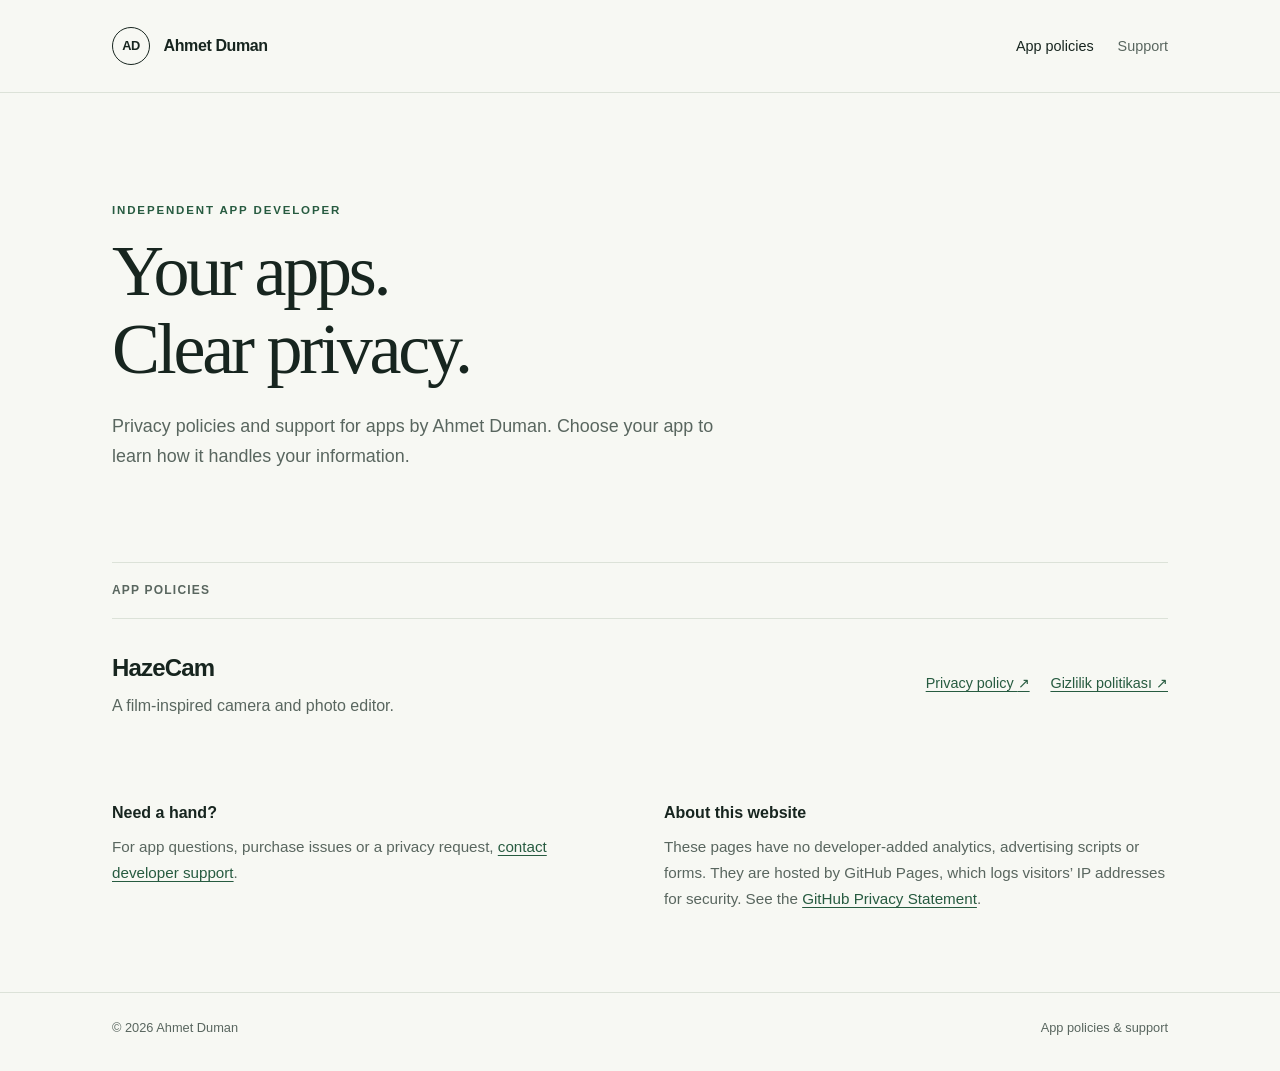
<file: docs/index.html>
<!doctype html>
<html lang="en">
<head>
  <meta charset="utf-8">
  <meta name="viewport" content="width=device-width, initial-scale=1">
  <meta name="description" content="Privacy policies and support for apps developed by Ahmet Duman.">
  <title>App policies &amp; support — Ahmet Duman</title>
  <link rel="canonical" href="https://ahmwtdmn.github.io/app-policies/">
  <link rel="stylesheet" href="assets/site.css">
</head>
<body>
  <a class="skip" href="#main">Skip to content</a>
  <header class="site-header">
    <div class="shell header-inner">
      <a class="brand" href="./"><span class="monogram" aria-hidden="true">AD</span>Ahmet Duman</a>
      <nav class="site-nav" aria-label="Main navigation"><a href="#apps" aria-current="page">App policies</a><a href="support/">Support</a></nav>
    </div>
  </header>
  <main class="shell" id="main">
    <section class="hero">
      <p class="eyebrow">Independent app developer</p>
      <h1>Your apps.<br>Clear privacy.</h1>
      <p class="lead">Privacy policies and support for apps by Ahmet Duman. Choose your app to learn how it handles your information.</p>
    </section>
    <section class="directory" id="apps" aria-labelledby="apps-heading">
      <h2 class="directory-heading" id="apps-heading">App policies</h2>
      <article class="app-row">
        <div><h2>HazeCam</h2><p>A film-inspired camera and photo editor.</p></div>
        <div class="app-links"><a href="hazecam/privacy/">Privacy policy <span aria-hidden="true">↗</span></a><a href="hazecam/privacy/tr/" lang="tr">Gizlilik politikası <span aria-hidden="true">↗</span></a></div>
      </article>
    </section>
    <div class="info-strip">
      <section><h2>Need a hand?</h2><p>For app questions, purchase issues or a privacy request, <a href="support/">contact developer support</a>.</p></section>
      <section id="website-privacy"><h2>About this website</h2><p>These pages have no developer-added analytics, advertising scripts or forms. They are hosted by GitHub Pages, which logs visitors’ IP addresses for security. See the <a href="https://docs.github.com/en/site-policy/privacy-policies/github-general-privacy-statement">GitHub Privacy Statement</a>.</p></section>
    </div>
  </main>
  <footer class="site-footer"><div class="shell footer-inner"><p>© 2026 Ahmet Duman</p><p>App policies &amp; support</p></div></footer>
</body>
</html>
</file>
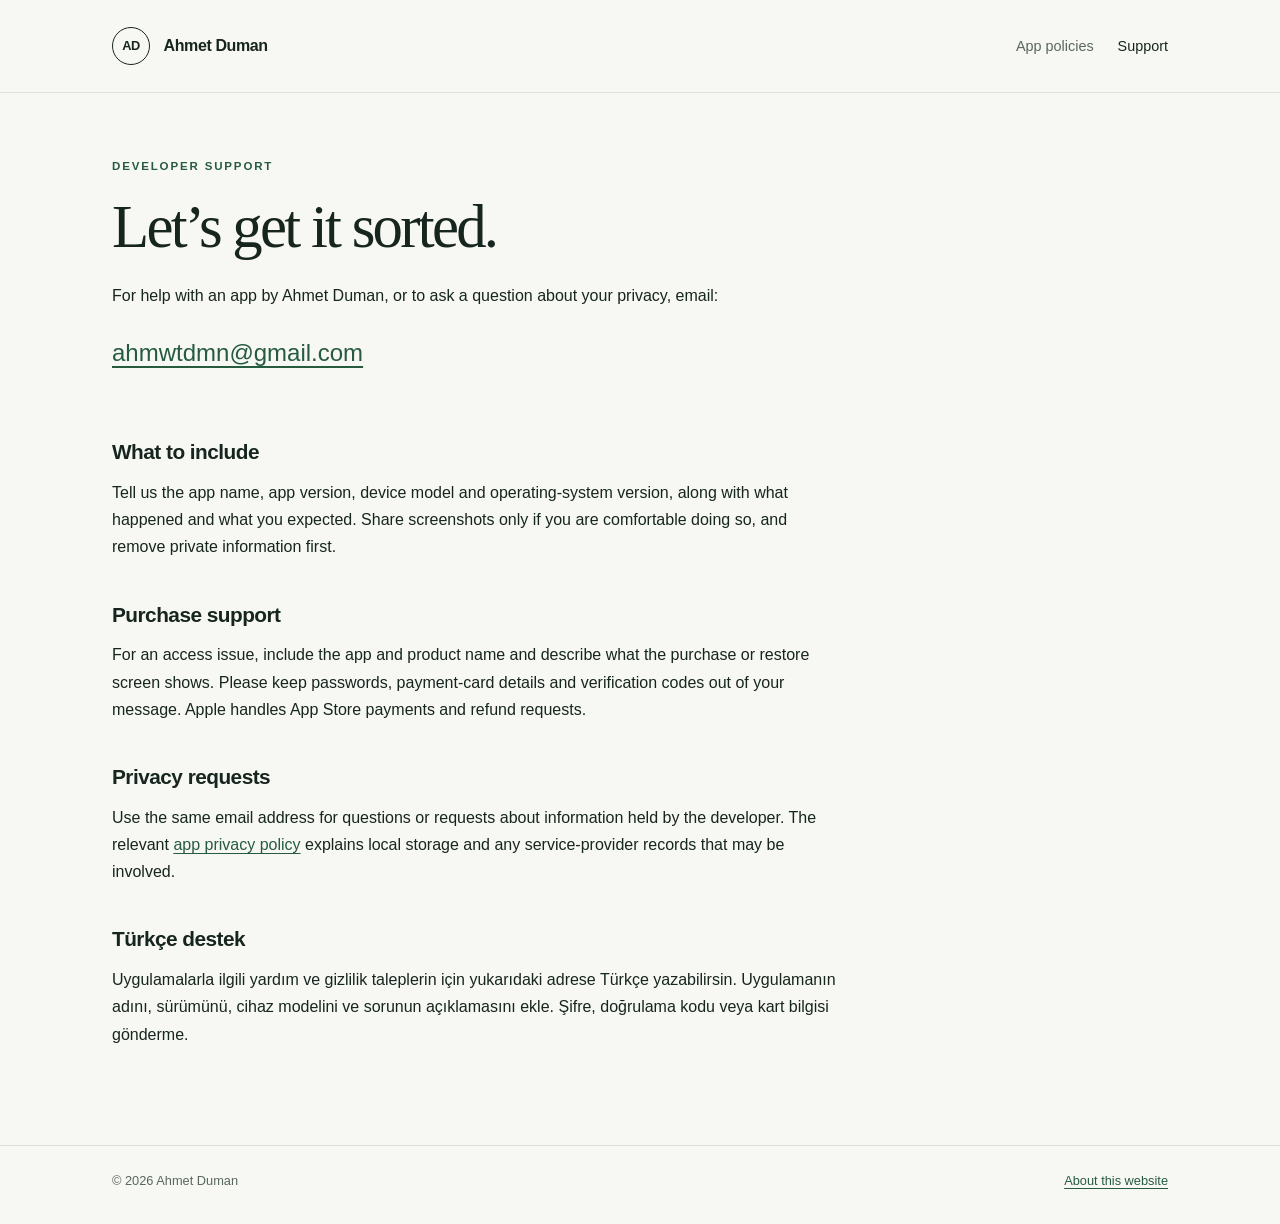
<file: docs/support/index.html>
<!doctype html>
<html lang="en">
<head>
  <meta charset="utf-8">
  <meta name="viewport" content="width=device-width, initial-scale=1">
  <meta name="description" content="Contact Ahmet Duman for app support and privacy requests.">
  <title>Support — Ahmet Duman</title>
  <link rel="canonical" href="https://ahmwtdmn.github.io/app-policies/support/">
  <link rel="stylesheet" href="../assets/site.css">
</head>
<body>
  <a class="skip" href="#main">Skip to content</a>
  <header class="site-header"><div class="shell header-inner"><a class="brand" href="../"><span class="monogram" aria-hidden="true">AD</span>Ahmet Duman</a><nav class="site-nav" aria-label="Main navigation"><a href="../#apps">App policies</a><a href="./" aria-current="page">Support</a></nav></div></header>
  <main class="shell" id="main">
    <article class="support prose">
      <p class="eyebrow">Developer support</p>
      <h1>Let’s get it sorted.</h1>
      <p>For help with an app by Ahmet Duman, or to ask a question about your privacy, email:</p>
      <a class="contact-link" href="mailto:ahmwtdmn@gmail.com">ahmwtdmn@gmail.com</a>
      <h2>What to include</h2>
      <p>Tell us the app name, app version, device model and operating-system version, along with what happened and what you expected. Share screenshots only if you are comfortable doing so, and remove private information first.</p>
      <h2>Purchase support</h2>
      <p>For an access issue, include the app and product name and describe what the purchase or restore screen shows. Please keep passwords, payment-card details and verification codes out of your message. Apple handles App Store payments and refund requests.</p>
      <h2>Privacy requests</h2>
      <p>Use the same email address for questions or requests about information held by the developer. The relevant <a href="../#apps">app privacy policy</a> explains local storage and any service-provider records that may be involved.</p>
      <h2 lang="tr">Türkçe destek</h2>
      <p lang="tr">Uygulamalarla ilgili yardım ve gizlilik taleplerin için yukarıdaki adrese Türkçe yazabilirsin. Uygulamanın adını, sürümünü, cihaz modelini ve sorunun açıklamasını ekle. Şifre, doğrulama kodu veya kart bilgisi gönderme.</p>
    </article>
  </main>
  <footer class="site-footer"><div class="shell footer-inner"><p>© 2026 Ahmet Duman</p><a href="../#website-privacy">About this website</a></div></footer>
</body>
</html>
</file>
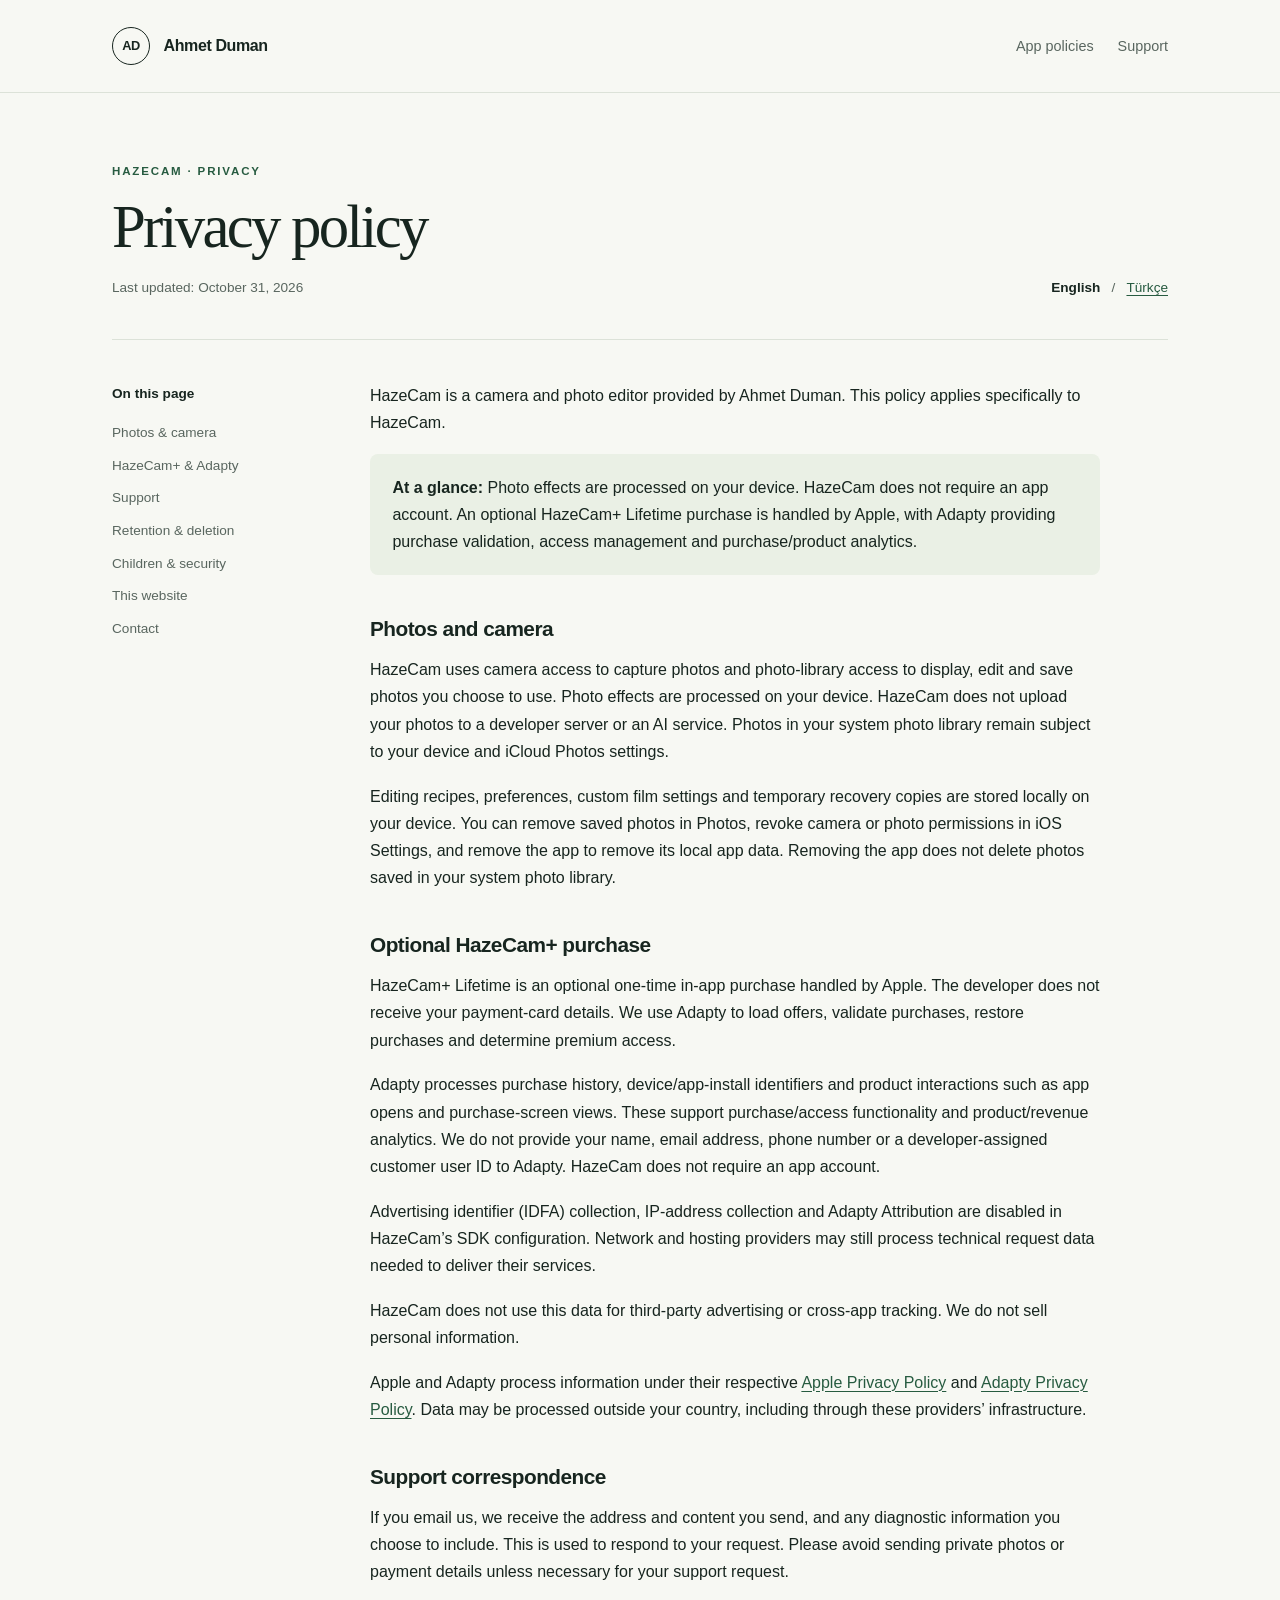
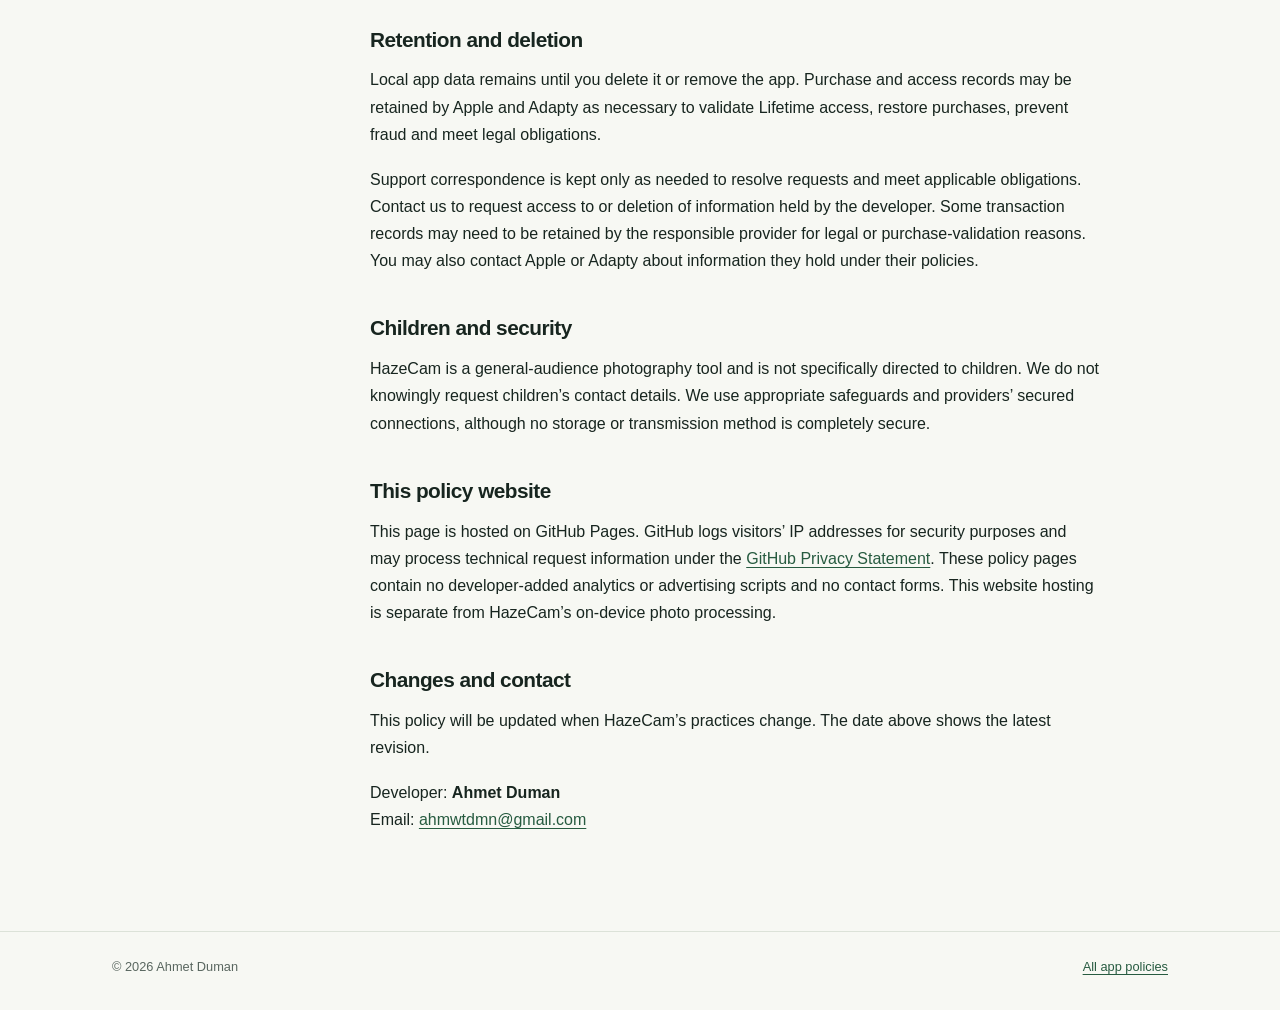
<file: docs/hazecam/privacy/index.html>
<!doctype html>
<html lang="en">
<head>
  <meta charset="utf-8">
  <meta name="viewport" content="width=device-width, initial-scale=1">
  <meta name="description" content="How HazeCam handles camera access, photos, local editing data and optional HazeCam+ purchases.">
  <title>HazeCam Privacy Policy — Ahmet Duman</title>
  <link rel="canonical" href="https://ahmwtdmn.github.io/app-policies/hazecam/privacy/">
  <link rel="alternate" hreflang="en" href="https://ahmwtdmn.github.io/app-policies/hazecam/privacy/">
  <link rel="alternate" hreflang="tr" href="https://ahmwtdmn.github.io/app-policies/hazecam/privacy/tr/">
  <link rel="stylesheet" href="../../assets/site.css">
</head>
<body>
  <a class="skip" href="#main">Skip to content</a>
  <header class="site-header"><div class="shell header-inner"><a class="brand" href="../../"><span class="monogram" aria-hidden="true">AD</span>Ahmet Duman</a><nav class="site-nav" aria-label="Main navigation"><a href="../../#apps">App policies</a><a href="../../support/">Support</a></nav></div></header>
  <main class="shell" id="main">
    <header class="document-head">
      <p class="eyebrow">HazeCam · Privacy</p>
      <h1>Privacy policy</h1>
      <div class="document-meta"><p>Last updated: <time datetime="2026-10-31">October 31, 2026</time></p><nav class="language" aria-label="Policy language"><a href="./" aria-current="page" lang="en">English</a><span aria-hidden="true">/</span><a href="tr/" lang="tr">Türkçe</a></nav></div>
    </header>
    <div class="document-layout">
      <nav class="toc" aria-label="On this page"><p>On this page</p><a href="#photos">Photos &amp; camera</a><a href="#purchases">HazeCam+ &amp; Adapty</a><a href="#support">Support</a><a href="#retention">Retention &amp; deletion</a><a href="#children">Children &amp; security</a><a href="#website">This website</a><a href="#contact">Contact</a></nav>
      <article class="prose">
        <p>HazeCam is a camera and photo editor provided by Ahmet Duman. This policy applies specifically to HazeCam.</p>
        <div class="summary"><p><strong>At a glance:</strong> Photo effects are processed on your device. HazeCam does not require an app account. An optional HazeCam+ Lifetime purchase is handled by Apple, with Adapty providing purchase validation, access management and purchase/product analytics.</p></div>
        <h2 id="photos">Photos and camera</h2>
        <p>HazeCam uses camera access to capture photos and photo-library access to display, edit and save photos you choose to use. Photo effects are processed on your device. HazeCam does not upload your photos to a developer server or an AI service. Photos in your system photo library remain subject to your device and iCloud Photos settings.</p>
        <p>Editing recipes, preferences, custom film settings and temporary recovery copies are stored locally on your device. You can remove saved photos in Photos, revoke camera or photo permissions in iOS Settings, and remove the app to remove its local app data. Removing the app does not delete photos saved in your system photo library.</p>
        <h2 id="purchases">Optional HazeCam+ purchase</h2>
        <p>HazeCam+ Lifetime is an optional one-time in-app purchase handled by Apple. The developer does not receive your payment-card details. We use Adapty to load offers, validate purchases, restore purchases and determine premium access.</p>
        <p>Adapty processes purchase history, device/app-install identifiers and product interactions such as app opens and purchase-screen views. These support purchase/access functionality and product/revenue analytics. We do not provide your name, email address, phone number or a developer-assigned customer user ID to Adapty. HazeCam does not require an app account.</p>
        <p>Advertising identifier (IDFA) collection, IP-address collection and Adapty Attribution are disabled in HazeCam’s SDK configuration. Network and hosting providers may still process technical request data needed to deliver their services.</p>
        <p>HazeCam does not use this data for third-party advertising or cross-app tracking. We do not sell personal information.</p>
        <p>Apple and Adapty process information under their respective <a href="https://www.apple.com/legal/privacy/">Apple Privacy Policy</a> and <a href="https://adapty.io/privacy/">Adapty Privacy Policy</a>. Data may be processed outside your country, including through these providers’ infrastructure.</p>
        <h2 id="support">Support correspondence</h2>
        <p>If you email us, we receive the address and content you send, and any diagnostic information you choose to include. This is used to respond to your request. Please avoid sending private photos or payment details unless necessary for your support request.</p>
        <h2 id="retention">Retention and deletion</h2>
        <p>Local app data remains until you delete it or remove the app. Purchase and access records may be retained by Apple and Adapty as necessary to validate Lifetime access, restore purchases, prevent fraud and meet legal obligations.</p>
        <p>Support correspondence is kept only as needed to resolve requests and meet applicable obligations. Contact us to request access to or deletion of information held by the developer. Some transaction records may need to be retained by the responsible provider for legal or purchase-validation reasons. You may also contact Apple or Adapty about information they hold under their policies.</p>
        <h2 id="children">Children and security</h2>
        <p>HazeCam is a general-audience photography tool and is not specifically directed to children. We do not knowingly request children’s contact details. We use appropriate safeguards and providers’ secured connections, although no storage or transmission method is completely secure.</p>
        <h2 id="website">This policy website</h2>
        <p>This page is hosted on GitHub Pages. GitHub logs visitors’ IP addresses for security purposes and may process technical request information under the <a href="https://docs.github.com/en/site-policy/privacy-policies/github-general-privacy-statement">GitHub Privacy Statement</a>. These policy pages contain no developer-added analytics or advertising scripts and no contact forms. This website hosting is separate from HazeCam’s on-device photo processing.</p>
        <h2 id="contact">Changes and contact</h2>
        <p>This policy will be updated when HazeCam’s practices change. The date above shows the latest revision.</p>
        <p>Developer: <strong>Ahmet Duman</strong><br>Email: <a href="mailto:ahmwtdmn@gmail.com">ahmwtdmn@gmail.com</a></p>
      </article>
    </div>
  </main>
  <footer class="site-footer"><div class="shell footer-inner"><p>© 2026 Ahmet Duman</p><a href="../../">All app policies</a></div></footer>
</body>
</html>
</file>
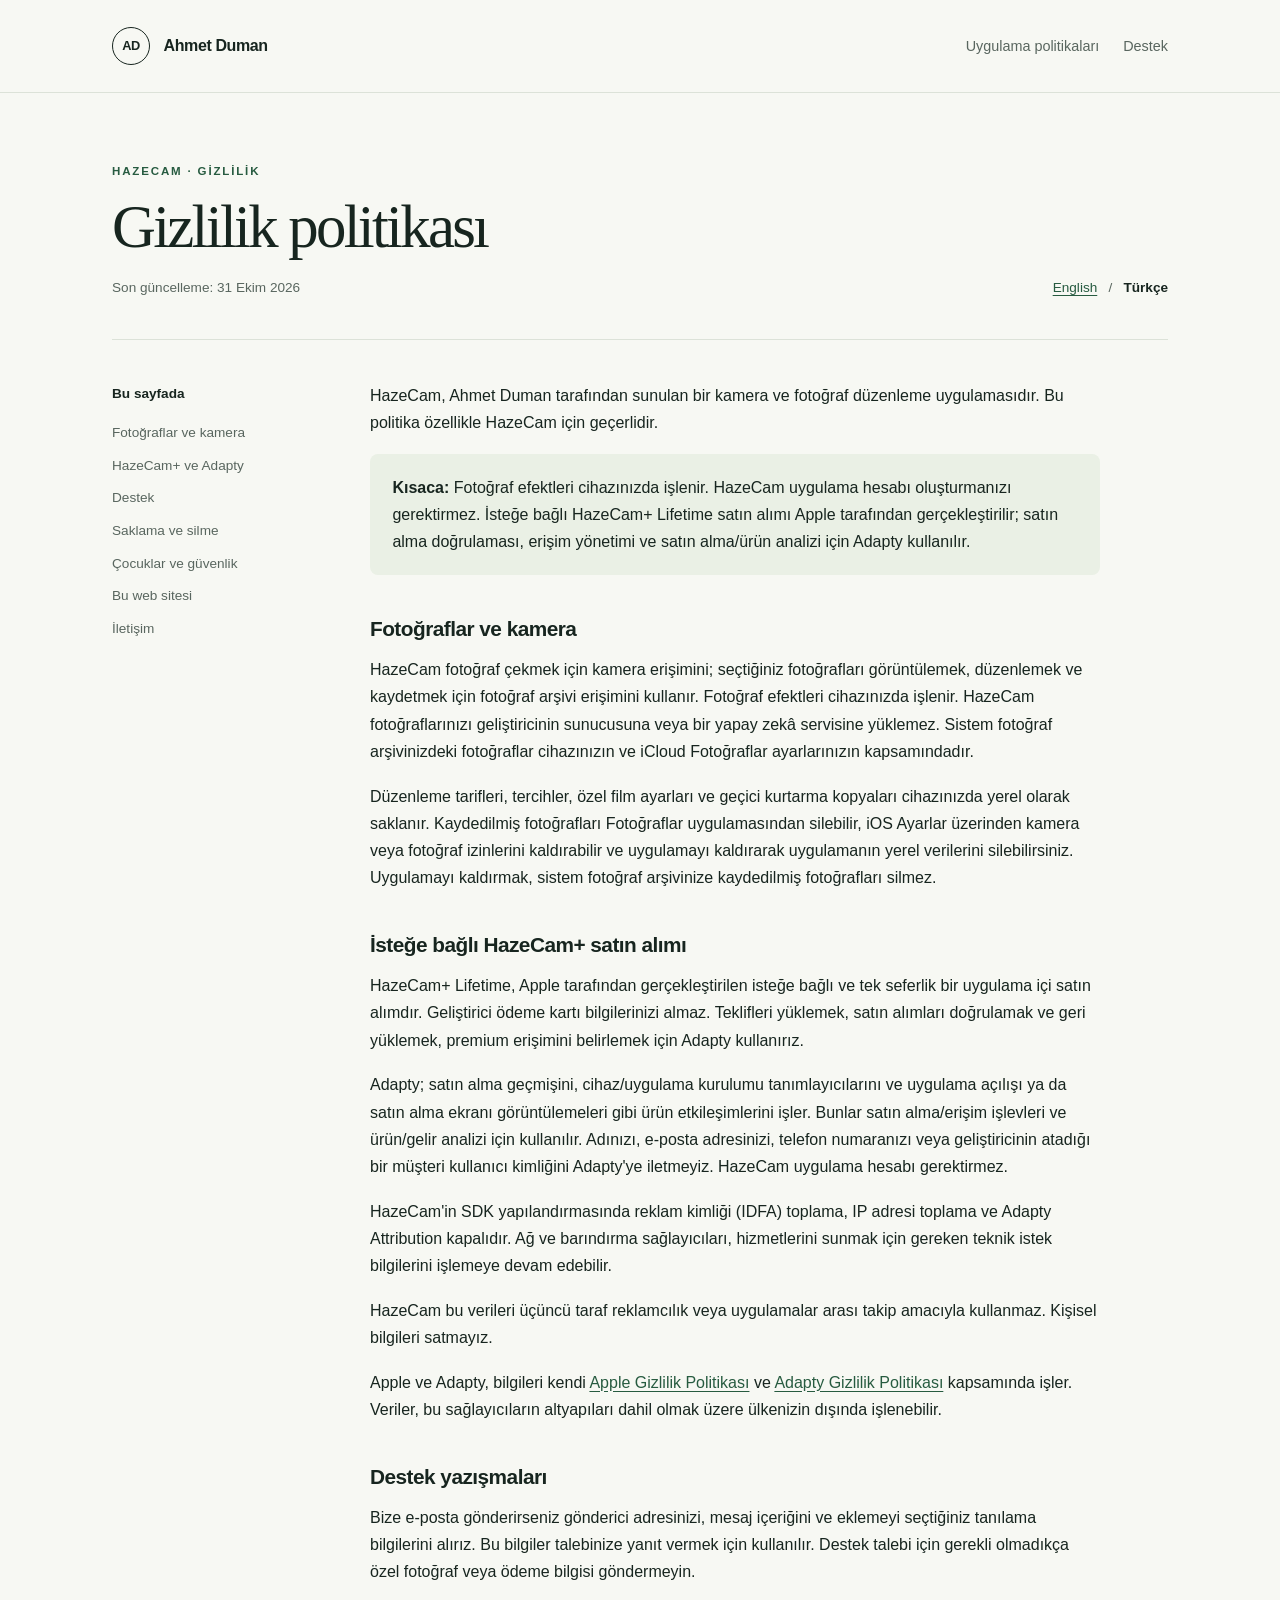
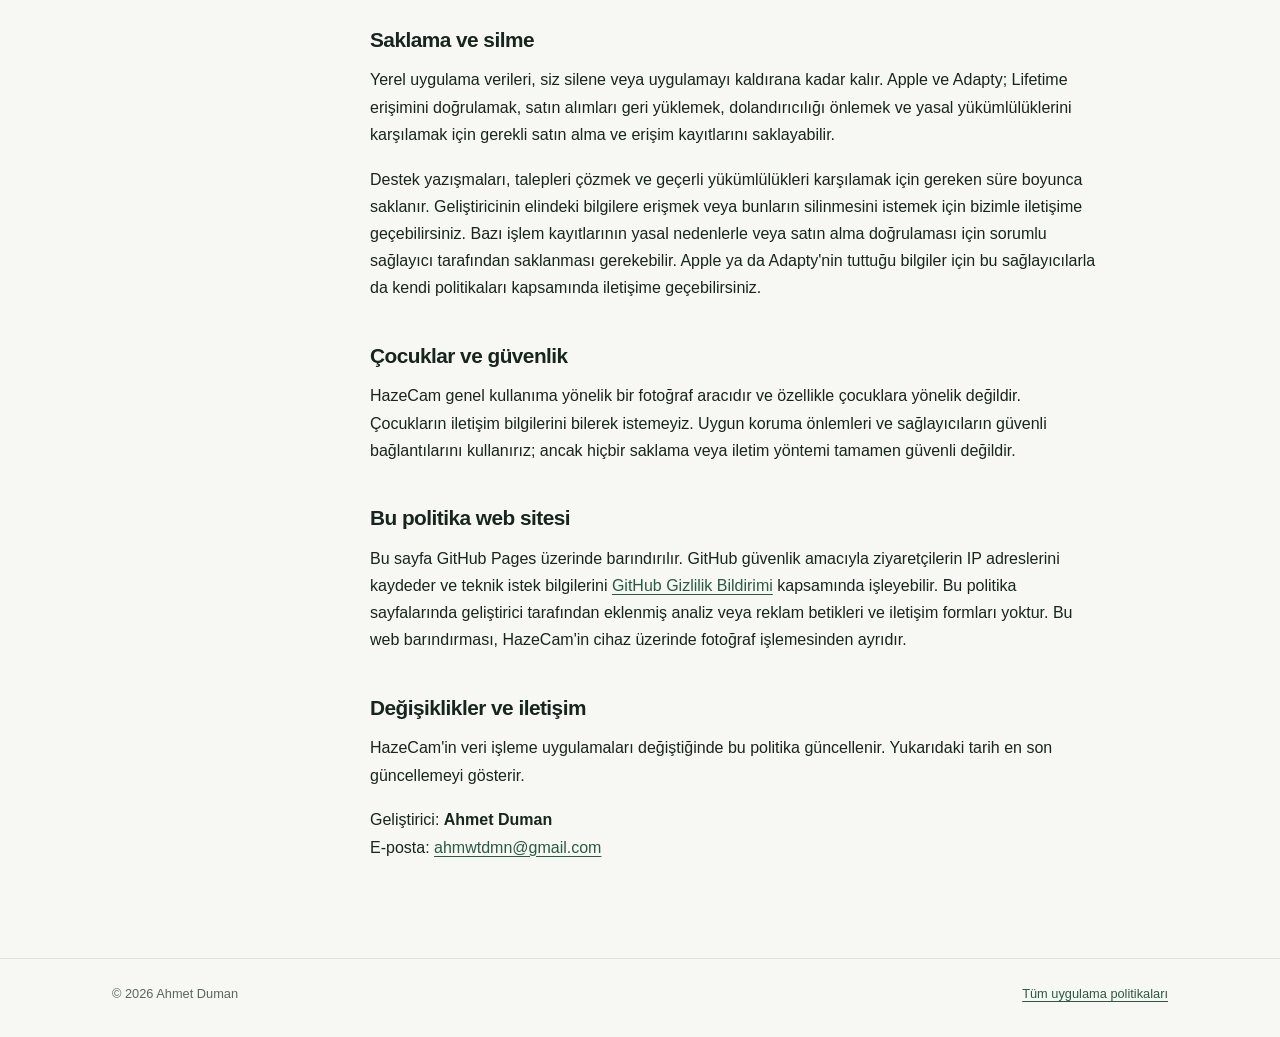
<file: docs/hazecam/privacy/tr/index.html>
<!doctype html>
<html lang="tr">
<head>
  <meta charset="utf-8">
  <meta name="viewport" content="width=device-width, initial-scale=1">
  <meta name="description" content="HazeCam'in kamera, fotoğraf, yerel düzenleme verileri ve isteğe bağlı HazeCam+ satın alımlarını nasıl işlediğini öğrenin.">
  <title>HazeCam Gizlilik Politikası — Ahmet Duman</title>
  <link rel="canonical" href="https://ahmwtdmn.github.io/app-policies/hazecam/privacy/tr/">
  <link rel="alternate" hreflang="en" href="https://ahmwtdmn.github.io/app-policies/hazecam/privacy/">
  <link rel="alternate" hreflang="tr" href="https://ahmwtdmn.github.io/app-policies/hazecam/privacy/tr/">
  <link rel="stylesheet" href="../../../assets/site.css">
</head>
<body>
  <a class="skip" href="#main">İçeriğe geç</a>
  <header class="site-header"><div class="shell header-inner"><a class="brand" href="../../../"><span class="monogram" aria-hidden="true">AD</span>Ahmet Duman</a><nav class="site-nav" aria-label="Ana gezinme"><a href="../../../#apps">Uygulama politikaları</a><a href="../../../support/">Destek</a></nav></div></header>
  <main class="shell" id="main">
    <header class="document-head">
      <p class="eyebrow">HazeCam · Gizlilik</p>
      <h1>Gizlilik politikası</h1>
      <div class="document-meta"><p>Son güncelleme: <time datetime="2026-10-31">31 Ekim 2026</time></p><nav class="language" aria-label="Politika dili"><a href="../" lang="en">English</a><span aria-hidden="true">/</span><a href="./" aria-current="page" lang="tr">Türkçe</a></nav></div>
    </header>
    <div class="document-layout">
      <nav class="toc" aria-label="Bu sayfada"><p>Bu sayfada</p><a href="#photos">Fotoğraflar ve kamera</a><a href="#purchases">HazeCam+ ve Adapty</a><a href="#support">Destek</a><a href="#retention">Saklama ve silme</a><a href="#children">Çocuklar ve güvenlik</a><a href="#website">Bu web sitesi</a><a href="#contact">İletişim</a></nav>
      <article class="prose">
        <p>HazeCam, Ahmet Duman tarafından sunulan bir kamera ve fotoğraf düzenleme uygulamasıdır. Bu politika özellikle HazeCam için geçerlidir.</p>
        <div class="summary"><p><strong>Kısaca:</strong> Fotoğraf efektleri cihazınızda işlenir. HazeCam uygulama hesabı oluşturmanızı gerektirmez. İsteğe bağlı HazeCam+ Lifetime satın alımı Apple tarafından gerçekleştirilir; satın alma doğrulaması, erişim yönetimi ve satın alma/ürün analizi için Adapty kullanılır.</p></div>
        <h2 id="photos">Fotoğraflar ve kamera</h2>
        <p>HazeCam fotoğraf çekmek için kamera erişimini; seçtiğiniz fotoğrafları görüntülemek, düzenlemek ve kaydetmek için fotoğraf arşivi erişimini kullanır. Fotoğraf efektleri cihazınızda işlenir. HazeCam fotoğraflarınızı geliştiricinin sunucusuna veya bir yapay zekâ servisine yüklemez. Sistem fotoğraf arşivinizdeki fotoğraflar cihazınızın ve iCloud Fotoğraflar ayarlarınızın kapsamındadır.</p>
        <p>Düzenleme tarifleri, tercihler, özel film ayarları ve geçici kurtarma kopyaları cihazınızda yerel olarak saklanır. Kaydedilmiş fotoğrafları Fotoğraflar uygulamasından silebilir, iOS Ayarlar üzerinden kamera veya fotoğraf izinlerini kaldırabilir ve uygulamayı kaldırarak uygulamanın yerel verilerini silebilirsiniz. Uygulamayı kaldırmak, sistem fotoğraf arşivinize kaydedilmiş fotoğrafları silmez.</p>
        <h2 id="purchases">İsteğe bağlı HazeCam+ satın alımı</h2>
        <p>HazeCam+ Lifetime, Apple tarafından gerçekleştirilen isteğe bağlı ve tek seferlik bir uygulama içi satın alımdır. Geliştirici ödeme kartı bilgilerinizi almaz. Teklifleri yüklemek, satın alımları doğrulamak ve geri yüklemek, premium erişimini belirlemek için Adapty kullanırız.</p>
        <p>Adapty; satın alma geçmişini, cihaz/uygulama kurulumu tanımlayıcılarını ve uygulama açılışı ya da satın alma ekranı görüntülemeleri gibi ürün etkileşimlerini işler. Bunlar satın alma/erişim işlevleri ve ürün/gelir analizi için kullanılır. Adınızı, e-posta adresinizi, telefon numaranızı veya geliştiricinin atadığı bir müşteri kullanıcı kimliğini Adapty'ye iletmeyiz. HazeCam uygulama hesabı gerektirmez.</p>
        <p>HazeCam'in SDK yapılandırmasında reklam kimliği (IDFA) toplama, IP adresi toplama ve Adapty Attribution kapalıdır. Ağ ve barındırma sağlayıcıları, hizmetlerini sunmak için gereken teknik istek bilgilerini işlemeye devam edebilir.</p>
        <p>HazeCam bu verileri üçüncü taraf reklamcılık veya uygulamalar arası takip amacıyla kullanmaz. Kişisel bilgileri satmayız.</p>
        <p>Apple ve Adapty, bilgileri kendi <a href="https://www.apple.com/legal/privacy/">Apple Gizlilik Politikası</a> ve <a href="https://adapty.io/privacy/">Adapty Gizlilik Politikası</a> kapsamında işler. Veriler, bu sağlayıcıların altyapıları dahil olmak üzere ülkenizin dışında işlenebilir.</p>
        <h2 id="support">Destek yazışmaları</h2>
        <p>Bize e-posta gönderirseniz gönderici adresinizi, mesaj içeriğini ve eklemeyi seçtiğiniz tanılama bilgilerini alırız. Bu bilgiler talebinize yanıt vermek için kullanılır. Destek talebi için gerekli olmadıkça özel fotoğraf veya ödeme bilgisi göndermeyin.</p>
        <h2 id="retention">Saklama ve silme</h2>
        <p>Yerel uygulama verileri, siz silene veya uygulamayı kaldırana kadar kalır. Apple ve Adapty; Lifetime erişimini doğrulamak, satın alımları geri yüklemek, dolandırıcılığı önlemek ve yasal yükümlülüklerini karşılamak için gerekli satın alma ve erişim kayıtlarını saklayabilir.</p>
        <p>Destek yazışmaları, talepleri çözmek ve geçerli yükümlülükleri karşılamak için gereken süre boyunca saklanır. Geliştiricinin elindeki bilgilere erişmek veya bunların silinmesini istemek için bizimle iletişime geçebilirsiniz. Bazı işlem kayıtlarının yasal nedenlerle veya satın alma doğrulaması için sorumlu sağlayıcı tarafından saklanması gerekebilir. Apple ya da Adapty'nin tuttuğu bilgiler için bu sağlayıcılarla da kendi politikaları kapsamında iletişime geçebilirsiniz.</p>
        <h2 id="children">Çocuklar ve güvenlik</h2>
        <p>HazeCam genel kullanıma yönelik bir fotoğraf aracıdır ve özellikle çocuklara yönelik değildir. Çocukların iletişim bilgilerini bilerek istemeyiz. Uygun koruma önlemleri ve sağlayıcıların güvenli bağlantılarını kullanırız; ancak hiçbir saklama veya iletim yöntemi tamamen güvenli değildir.</p>
        <h2 id="website">Bu politika web sitesi</h2>
        <p>Bu sayfa GitHub Pages üzerinde barındırılır. GitHub güvenlik amacıyla ziyaretçilerin IP adreslerini kaydeder ve teknik istek bilgilerini <a href="https://docs.github.com/en/site-policy/privacy-policies/github-general-privacy-statement">GitHub Gizlilik Bildirimi</a> kapsamında işleyebilir. Bu politika sayfalarında geliştirici tarafından eklenmiş analiz veya reklam betikleri ve iletişim formları yoktur. Bu web barındırması, HazeCam'in cihaz üzerinde fotoğraf işlemesinden ayrıdır.</p>
        <h2 id="contact">Değişiklikler ve iletişim</h2>
        <p>HazeCam'in veri işleme uygulamaları değiştiğinde bu politika güncellenir. Yukarıdaki tarih en son güncellemeyi gösterir.</p>
        <p>Geliştirici: <strong>Ahmet Duman</strong><br>E-posta: <a href="mailto:ahmwtdmn@gmail.com">ahmwtdmn@gmail.com</a></p>
      </article>
    </div>
  </main>
  <footer class="site-footer"><div class="shell footer-inner"><p>© 2026 Ahmet Duman</p><a href="../../../">Tüm uygulama politikaları</a></div></footer>
</body>
</html>
</file>
<file: docs/assets/site.css>
:root {
  color-scheme: light;
  --ink: #17251f;
  --muted: #59665f;
  --paper: #f7f8f3;
  --surface: #ffffff;
  --line: #dce2d8;
  --accent: #275b40;
  --soft: #eaf0e5;
  font-family: -apple-system, BlinkMacSystemFont, "Segoe UI", sans-serif;
  font-size: 16px;
  line-height: 1.7;
  -webkit-text-size-adjust: 100%;
}
* { box-sizing: border-box; }
body { margin: 0; color: var(--ink); background: var(--paper); }
a { color: var(--accent); text-underline-offset: .2em; }
a:hover { text-decoration-thickness: 2px; }
a:focus-visible { outline: 3px solid #a7bc6c; outline-offset: 5px; border-radius: 2px; }
.skip { position: absolute; left: 1rem; top: -8rem; padding: .5rem 1rem; background: white; z-index: 5; }
.skip:focus { top: 1rem; }
.shell { width: min(100% - 3rem, 1056px); margin: 0 auto; }
.site-header { border-bottom: 1px solid var(--line); }
.header-inner { display: flex; align-items: center; justify-content: space-between; gap: 1.5rem; min-height: 92px; }
.brand { display: inline-flex; align-items: center; gap: .85rem; text-decoration: none; color: var(--ink); font-weight: 650; letter-spacing: -.025em; }
.monogram { display: grid; place-items: center; width: 38px; height: 38px; border: 1px solid var(--ink); border-radius: 50%; font-size: .8rem; letter-spacing: -.04em; }
.site-nav { display: flex; gap: 1.5rem; font-size: .9rem; }
.site-nav a { color: var(--muted); text-decoration: none; }
.site-nav a[aria-current] { color: var(--ink); }
.eyebrow { color: var(--accent); font-size: .72rem; font-weight: 700; text-transform: uppercase; letter-spacing: .16em; }
.hero { padding: 6rem 0 4.5rem; max-width: 760px; }
h1 { font-family: Georgia, "Times New Roman", serif; font-size: clamp(2.6rem, 7vw, 4.5rem); font-weight: 400; line-height: 1.08; letter-spacing: -.045em; margin: .8rem 0 1.4rem; }
.lead { font-size: 1.12rem; color: var(--muted); max-width: 620px; }
.directory { border-top: 1px solid var(--line); }
.directory-heading { margin: 0; padding: 1.1rem 0; font-size: .75rem; font-weight: 600; text-transform: uppercase; letter-spacing: .1em; color: var(--muted); }
.app-row { display: grid; grid-template-columns: 1fr auto; align-items: center; gap: 2rem; padding: 1.8rem 0 2rem; border-top: 1px solid var(--line); }
.app-row h2 { font-size: 1.5rem; margin: 0 0 .2rem; letter-spacing: -.035em; }
.app-row p { margin: 0; color: var(--muted); }
.app-links { display: flex; flex-wrap: wrap; gap: .6rem 1.3rem; font-size: .9rem; }
.info-strip { display: grid; grid-template-columns: 1fr 1fr; gap: 3rem; padding: 3rem 0 5rem; }
.info-strip h2 { font-size: 1rem; margin: 0 0 .5rem; }
.info-strip p { margin: 0; color: var(--muted); font-size: .95rem; }
.site-footer { border-top: 1px solid var(--line); color: var(--muted); padding: 1.5rem 0 2rem; font-size: .8rem; }
.footer-inner { display: flex; justify-content: space-between; gap: 1rem; flex-wrap: wrap; }
.footer-inner p { margin: 0; }
.document-head { padding: 3.6rem 0 2.5rem; border-bottom: 1px solid var(--line); }
.document-head h1 { font-size: clamp(2.4rem, 6vw, 3.8rem); margin-bottom: 1rem; }
.document-meta { display: flex; align-items: center; justify-content: space-between; gap: 1rem; flex-wrap: wrap; font-size: .85rem; color: var(--muted); }
.document-meta p { margin: 0; }
.language { display: flex; gap: .7rem; }
.language [aria-current] { color: var(--ink); text-decoration: none; font-weight: 650; }
.document-layout { display: grid; grid-template-columns: 210px minmax(0, 1fr); gap: 3rem; padding: 2.6rem 0 5rem; }
.toc { align-self: start; position: sticky; top: 2rem; font-size: .85rem; }
.toc p { font-weight: 650; margin: 0 0 .7rem; }
.toc a { display: block; padding: .3rem 0; color: var(--muted); text-decoration: none; }
.prose { max-width: 730px; min-width: 0; overflow-wrap: anywhere; }
.prose > :first-child { margin-top: 0; }
.prose h2 { font-size: 1.3rem; line-height: 1.35; margin: 2.5rem 0 .8rem; letter-spacing: -.025em; scroll-margin-top: 1.5rem; }
.prose p { margin: 0 0 1.1rem; }
.prose ul { padding-left: 1.3rem; }
.prose li { margin-bottom: .45rem; }
.summary { background: var(--soft); padding: 1.25rem 1.4rem; border-radius: 8px; }
.summary p:last-child { margin-bottom: 0; }
.support { max-width: 730px; padding: 4rem 0 5rem; }
.support h1 { font-size: clamp(2.5rem, 6vw, 3.8rem); }
.contact-link { display: inline-block; font-size: clamp(1.1rem, 4vw, 1.5rem); margin: .4rem 0 1.5rem; }
@media (max-width: 720px) {
  .shell { width: min(100% - 2rem, 1056px); }
  .header-inner { min-height: 78px; gap: 1rem; }
  .brand { gap: .55rem; font-size: .9rem; }
  .site-nav { gap: .9rem; font-size: .8rem; }
  .monogram { width: 32px; height: 32px; }
  .hero { padding: 3.5rem 0 3rem; }
  .app-row { grid-template-columns: 1fr; gap: 1rem; }
  .info-strip { grid-template-columns: 1fr; gap: 1.7rem; padding-bottom: 3rem; }
  .document-head { padding-top: 2.5rem; }
  .document-layout { grid-template-columns: 1fr; gap: 1.5rem; padding-top: 1.5rem; }
  .toc { position: static; border-bottom: 1px solid var(--line); padding-bottom: 1.2rem; }
  .toc a { display: inline-block; margin-right: 1rem; padding: .4rem 0; }
  .prose h2 { margin-top: 2rem; }
}
@media print {
  body { background: white; color: black; }
  .shell { width: 100%; }
  .site-nav, .toc, .skip, .language { display: none; }
  .header-inner { min-height: 60px; }
  .document-head { padding: 1.5rem 0; }
  .document-layout { display: block; padding: 1rem 0; }
  .prose { max-width: none; }
  .summary { background: none; border: 1px solid #ccc; }
  a { color: black; }
  h2 { break-after: avoid; }
}
</file>
